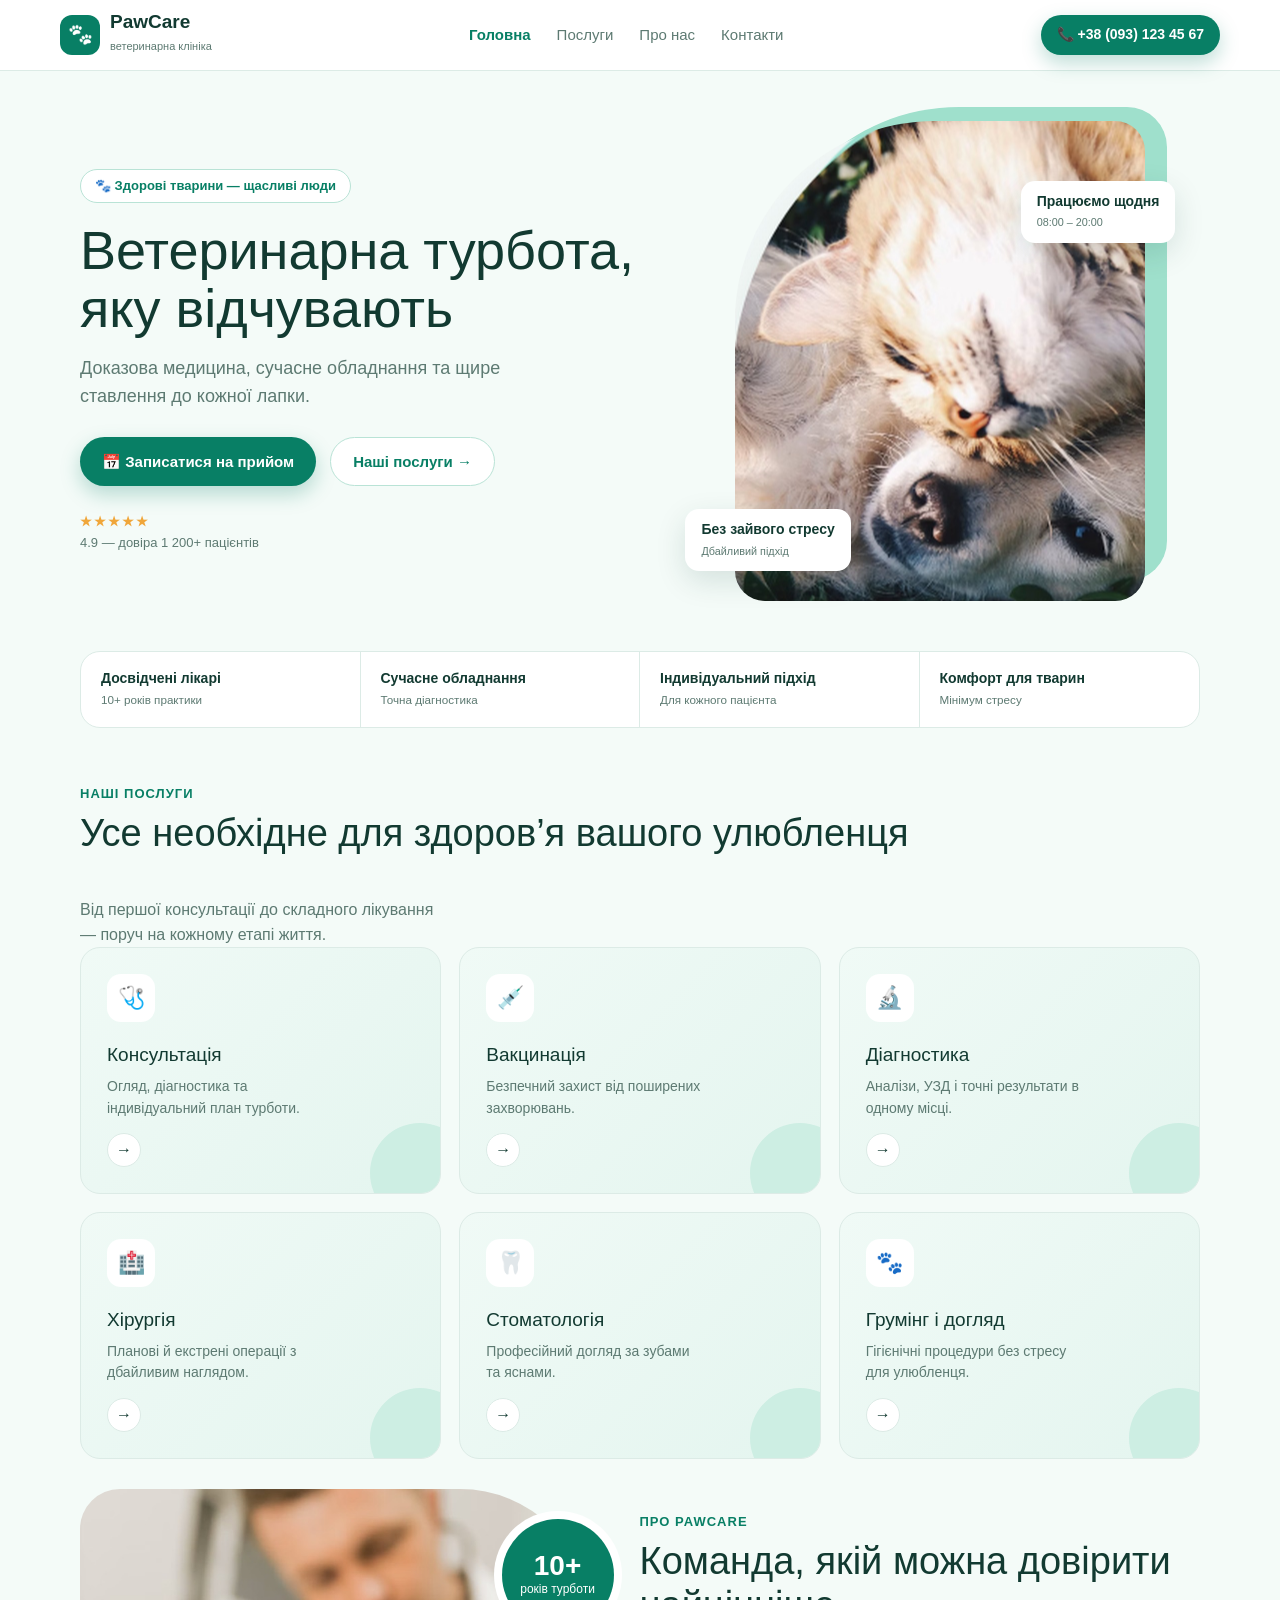
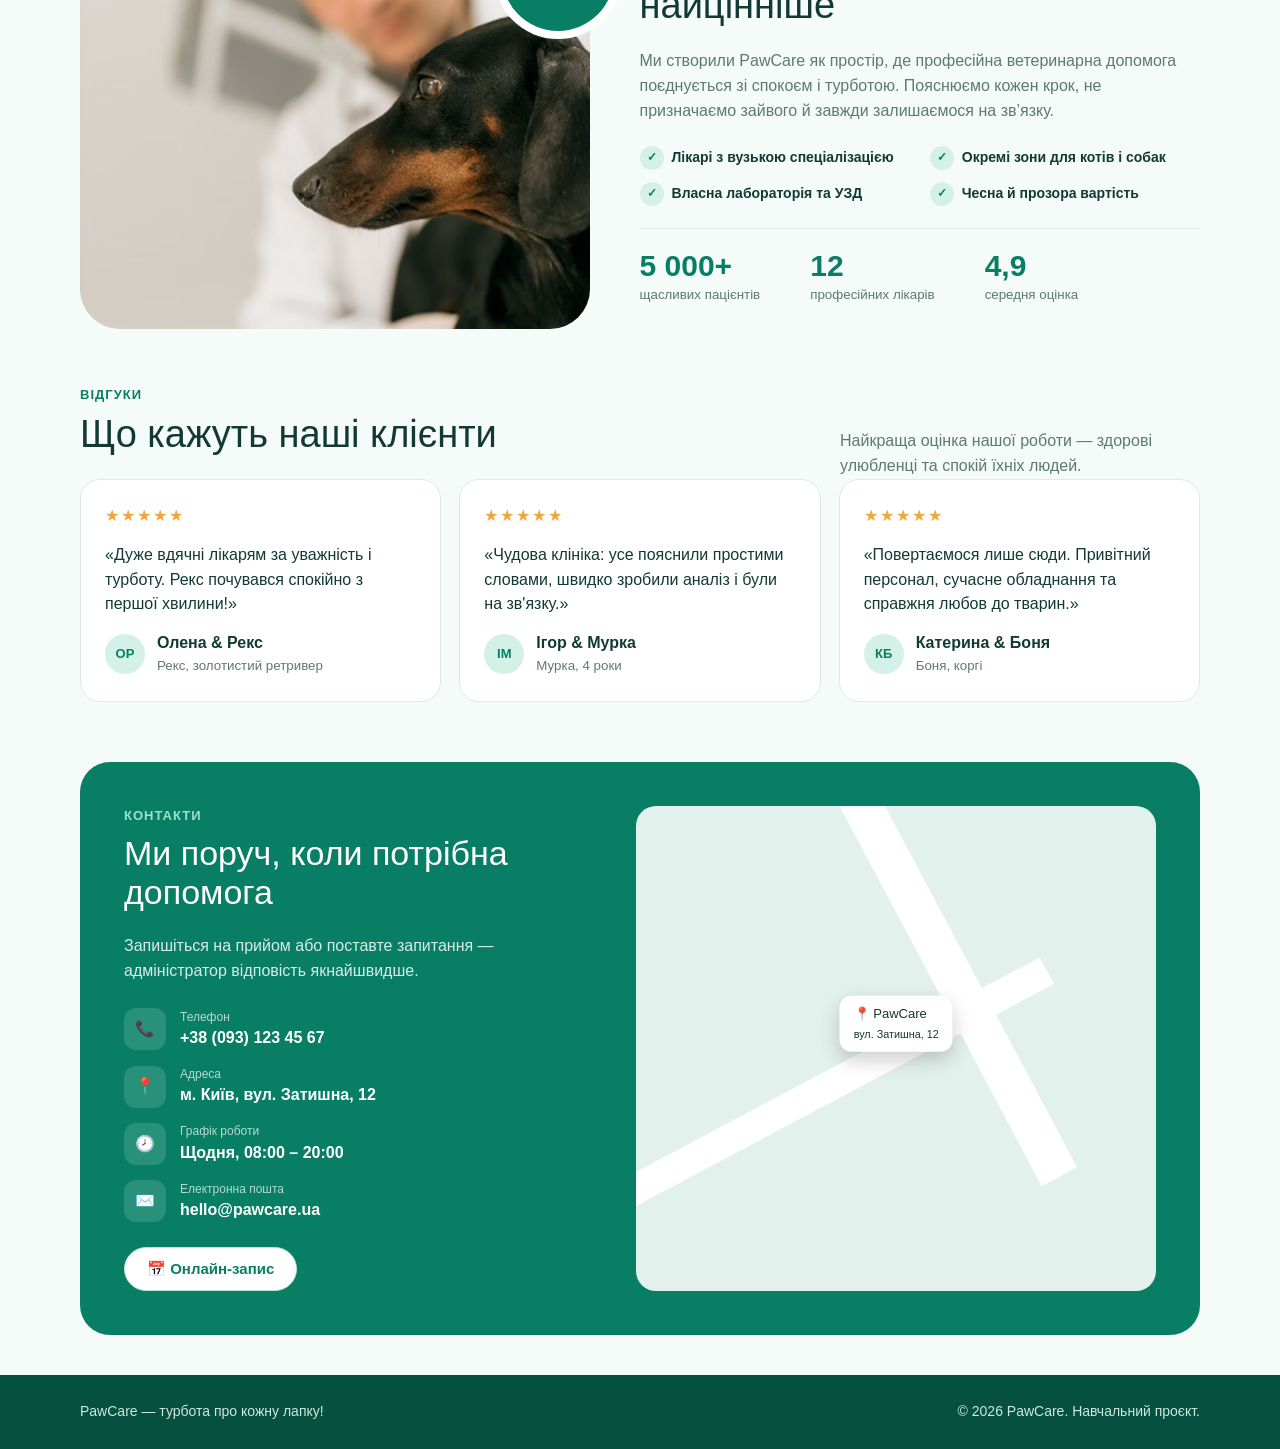
<file: index.html>
<!DOCTYPE html>
<html lang="uk">
<head>
<meta charset="UTF-8">
<meta name="viewport" content="width=device-width, initial-scale=1">
<title>Головна — PawCare</title>
<link rel="stylesheet" href="style.css">
</head>
<body>
<header><div class="wrap top">
  <a class="logo" href="index.html"><i><span>🐾</span></i><div><b>PawCare</b><small>ветеринарна клініка</small></div></a>
  <nav><a href="index.html" class=on>Головна</a><a href="services.html">Послуги</a><a href="about.html">Про нас</a><a href="contacts.html">Контакти</a></nav>
  <a class="btn small" href="tel:+380931234567">📞 +38 (093) 123 45 67</a>
</div></header>
<main class="wrap">
<section class="hero">
  <div>
    <span class="pill">🐾 Здорові тварини — щасливі люди</span>
    <h1>Ветеринарна турбота, яку відчувають</h1>
    <p>Доказова медицина, сучасне обладнання та щире ставлення до кожної лапки.</p>
    <div class="btns"><button class="btn" data-book>📅 Записатися на прийом</button><a class="btn light" href="services.html">Наші послуги →</a></div>
    <div class="rating"><b>★★★★★</b><br>4.9 — довіра 1 200+ пацієнтів</div>
  </div>
  <div class="photo">
    <img src="images/hero.jpg" alt="Кіт і собака">
    <div class="float a"><b>Працюємо щодня</b><small>08:00 – 20:00</small></div>
    <div class="float b"><b>Без зайвого стресу</b><small>Дбайливий підхід</small></div>
  </div>
</section>
<section class="perks">
  <div><b>Досвідчені лікарі</b><small>10+ років практики</small></div>
  <div><b>Сучасне обладнання</b><small>Точна діагностика</small></div>
  <div><b>Індивідуальний підхід</b><small>Для кожного пацієнта</small></div>
  <div><b>Комфорт для тварин</b><small>Мінімум стресу</small></div>
</section>
<div class="eyebrow">Наші послуги</div>
<div class="head"><h2>Усе необхідне для здоров’я вашого улюбленця</h2><p>Від першої консультації до складного лікування — поруч на кожному етапі життя.</p></div>
<section class="cats" id="catCards"></section>
<section class="about">
  <div class="pic"><img src="images/about.jpg" alt="Лікар з собакою"><div class="badge"><span><b>10+</b>років турботи</span></div></div>
  <div>
    <div class="eyebrow" style="margin:0">Про PawCare</div>
    <h2>Команда, якій можна довірити найцінніше</h2>
    <p style="color:var(--muted)">Ми створили PawCare як простір, де професійна ветеринарна допомога поєднується зі спокоєм і турботою. Пояснюємо кожен крок, не призначаємо зайвого й завжди залишаємося на зв’язку.</p>
    <div class="checks"><span>Лікарі з вузькою спеціалізацією</span><span>Окремі зони для котів і собак</span><span>Власна лабораторія та УЗД</span><span>Чесна й прозора вартість</span></div>
    <div class="stats"><div><b data-count="5000" data-plus="+">0</b><small>щасливих пацієнтів</small></div><div><b data-count="12">0</b><small>професійних лікарів</small></div><div><b data-count="4.9">0</b><small>середня оцінка</small></div></div>
  </div>
</section>
<div class="eyebrow">Відгуки</div>
<div class="head"><h2>Що кажуть наші клієнти</h2><p>Найкраща оцінка нашої роботи — здорові улюбленці та спокій їхніх людей.</p></div>
<section class="revs" id="revGrid"></section>
<section class="contact">
  <div>
    <div class="eyebrow" style="color:#9fe0cc;margin:0">Контакти</div>
    <h2>Ми поруч, коли потрібна допомога</h2>
    <p>Запишіться на прийом або поставте запитання — адміністратор відповість якнайшвидше.</p>
    <div class="info">
      <div><i>📞</i><span><small>Телефон</small><b>+38 (093) 123 45 67</b></span></div>
      <div><i>📍</i><span><small>Адреса</small><b>м. Київ, вул. Затишна, 12</b></span></div>
      <div><i>🕗</i><span><small>Графік роботи</small><b>Щодня, 08:00 – 20:00</b></span></div>
      <div><i>✉️</i><span><small>Електронна пошта</small><b>hello@pawcare.ua</b></span></div>
    </div>
    <button class="btn light" data-book>📅 Онлайн-запис</button>
  </div>
  <div class="map"><div class="pin">📍 PawCare<br><small>вул. Затишна, 12</small></div></div>
</section>
</main>
<footer><div class="wrap"><span>PawCare — турбота про кожну лапку!</span><span>© 2026 PawCare. Навчальний проєкт.</span></div></footer>
<script src="data.js"></script>
<script src="script.js"></script>
</body>
</html>
</file>
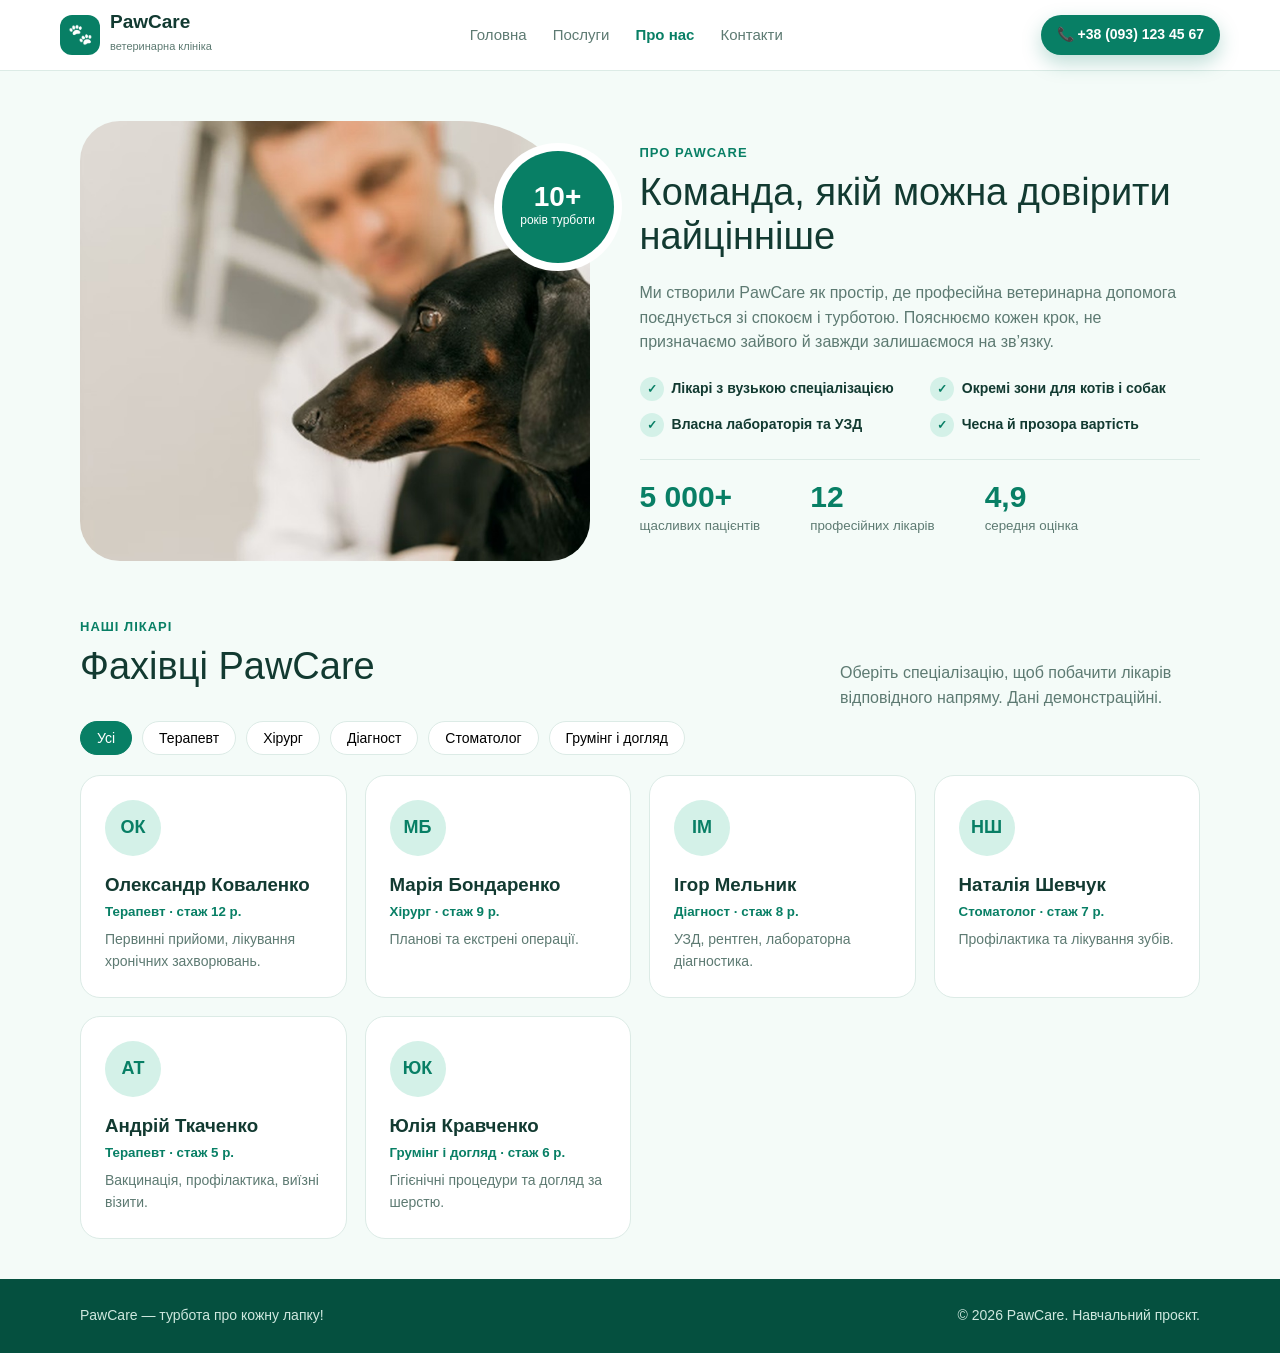
<file: about.html>
<!DOCTYPE html>
<html lang="uk">
<head>
<meta charset="UTF-8">
<meta name="viewport" content="width=device-width, initial-scale=1">
<title>Про нас — PawCare</title>
<link rel="stylesheet" href="style.css">
</head>
<body>
<header><div class="wrap top">
  <a class="logo" href="index.html"><i><span>🐾</span></i><div><b>PawCare</b><small>ветеринарна клініка</small></div></a>
  <nav><a href="index.html">Головна</a><a href="services.html">Послуги</a><a href="about.html" class=on>Про нас</a><a href="contacts.html">Контакти</a></nav>
  <a class="btn small" href="tel:+380931234567">📞 +38 (093) 123 45 67</a>
</div></header>
<main class="wrap">
<section class="about" style="margin-top:50px">
  <div class="pic"><img src="images/about.jpg" alt="Лікар з собакою"><div class="badge"><span><b>10+</b>років турботи</span></div></div>
  <div>
    <div class="eyebrow" style="margin:0">Про PawCare</div>
    <h2>Команда, якій можна довірити найцінніше</h2>
    <p style="color:var(--muted)">Ми створили PawCare як простір, де професійна ветеринарна допомога поєднується зі спокоєм і турботою. Пояснюємо кожен крок, не призначаємо зайвого й завжди залишаємося на зв’язку.</p>
    <div class="checks"><span>Лікарі з вузькою спеціалізацією</span><span>Окремі зони для котів і собак</span><span>Власна лабораторія та УЗД</span><span>Чесна й прозора вартість</span></div>
    <div class="stats"><div><b data-count="5000" data-plus="+">0</b><small>щасливих пацієнтів</small></div><div><b data-count="12">0</b><small>професійних лікарів</small></div><div><b data-count="4.9">0</b><small>середня оцінка</small></div></div>
  </div>
</section>
<div class="eyebrow">Наші лікарі</div>
<div class="head"><h2>Фахівці PawCare</h2><p>Оберіть спеціалізацію, щоб побачити лікарів відповідного напряму. Дані демонстраційні.</p></div>
<div class="bar" id="docChips"></div>
<section class="docs" id="docGrid"></section>
</main>
<footer><div class="wrap"><span>PawCare — турбота про кожну лапку!</span><span>© 2026 PawCare. Навчальний проєкт.</span></div></footer>
<script src="data.js"></script>
<script src="script.js"></script>
</body>
</html>
</file>
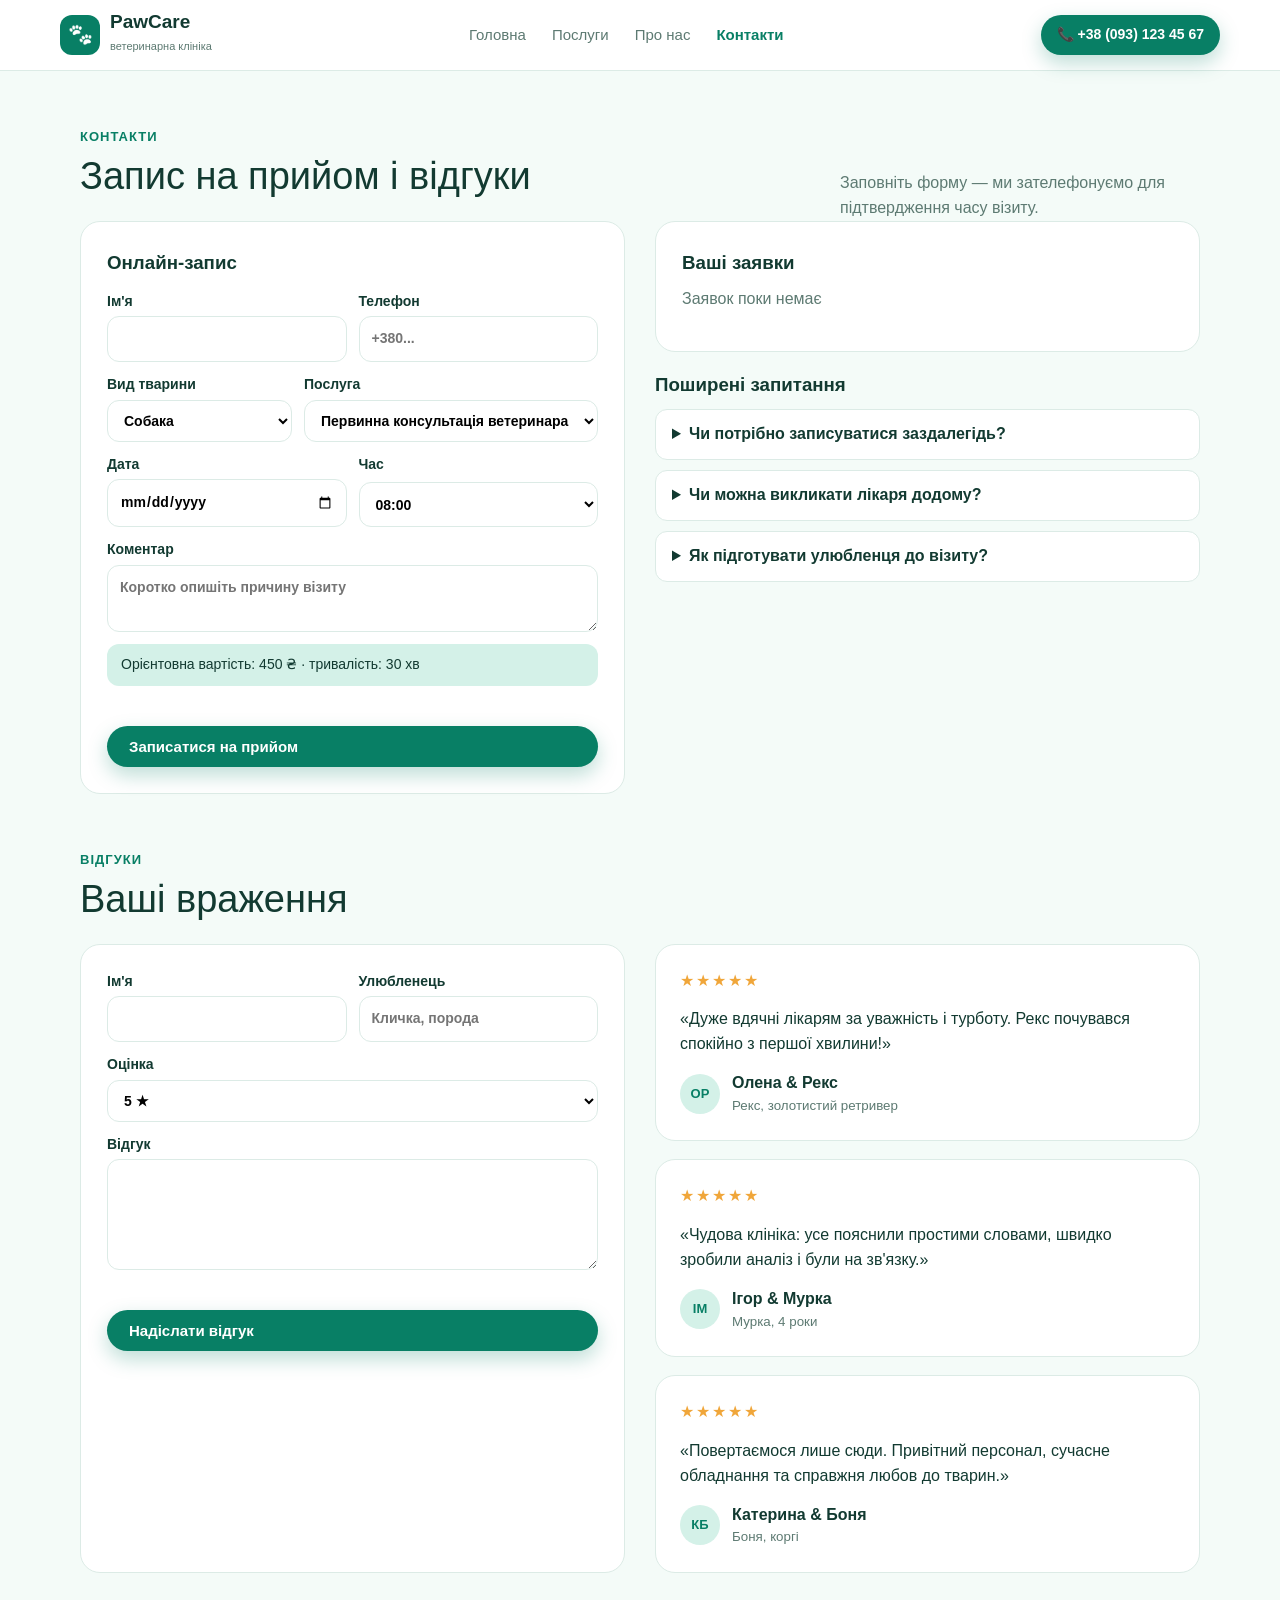
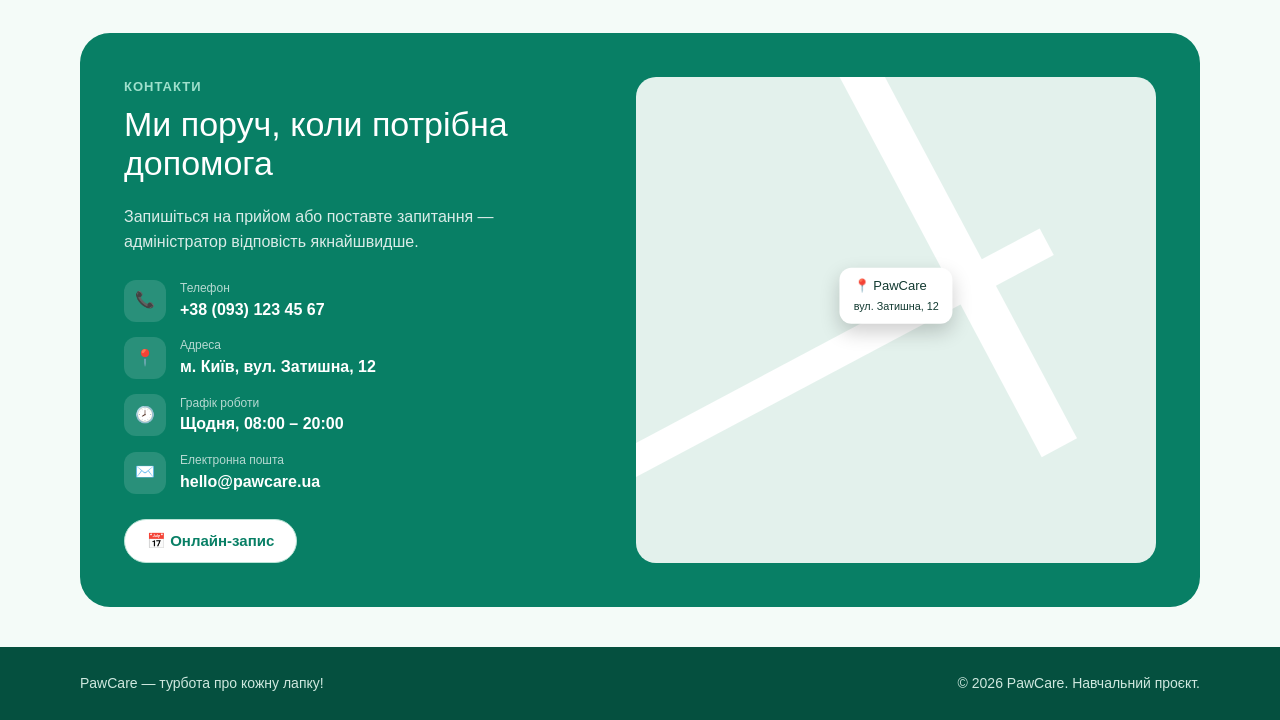
<file: contacts.html>
<!DOCTYPE html>
<html lang="uk">
<head>
<meta charset="UTF-8">
<meta name="viewport" content="width=device-width, initial-scale=1">
<title>Контакти — PawCare</title>
<link rel="stylesheet" href="style.css">
</head>
<body>
<header><div class="wrap top">
  <a class="logo" href="index.html"><i><span>🐾</span></i><div><b>PawCare</b><small>ветеринарна клініка</small></div></a>
  <nav><a href="index.html">Головна</a><a href="services.html">Послуги</a><a href="about.html">Про нас</a><a href="contacts.html" class=on>Контакти</a></nav>
  <a class="btn small" href="tel:+380931234567">📞 +38 (093) 123 45 67</a>
</div></header>
<main class="wrap">
<div class="eyebrow">Контакти</div>
<div class="head"><h2>Запис на прийом і відгуки</h2><p>Заповніть форму — ми зателефонуємо для підтвердження часу візиту.</p></div>
<section class="two">
  <div class="box"><h3 style="margin-bottom:14px">Онлайн-запис</h3><div id="bookInline"></div></div>
  <div>
    <div class="box" style="margin-bottom:18px"><h3 style="margin-bottom:10px">Ваші заявки</h3><div class="list" id="myList"></div></div>
    <h3 style="margin-bottom:10px">Поширені запитання</h3>
    <details><summary>Чи потрібно записуватися заздалегідь?</summary><p>Так, запис дозволяє уникнути черги, але в екстрених випадках ми приймаємо без запису.</p></details>
    <details><summary>Чи можна викликати лікаря додому?</summary><p>Так, послуга «Виклик лікаря додому» доступна щодня з 08:00 до 20:00.</p></details>
    <details><summary>Як підготувати улюбленця до візиту?</summary><p>Візьміть ветеринарний паспорт і, якщо є, попередні результати аналізів.</p></details>
  </div>
</section>
<div class="eyebrow">Відгуки</div>
<h2>Ваші враження</h2>
<section class="two">
  <div class="box"><form class="f" id="reviewForm" novalidate>
    <div class="row"><label>Ім'я<input name="name"></label><label>Улюбленець<input name="pet" placeholder="Кличка, порода"></label></div>
    <label>Оцінка<select name="rate"><option value="5">5 ★</option><option value="4">4 ★</option><option value="3">3 ★</option></select></label>
    <label>Відгук<textarea name="text" rows="4"></textarea></label>
    <div class="err" id="revErr"></div><button class="btn">Надіслати відгук</button></form></div>
  <div class="revs" id="revGrid" style="grid-template-columns:1fr"></div>
</section>
<section class="contact">
  <div>
    <div class="eyebrow" style="color:#9fe0cc;margin:0">Контакти</div>
    <h2>Ми поруч, коли потрібна допомога</h2>
    <p>Запишіться на прийом або поставте запитання — адміністратор відповість якнайшвидше.</p>
    <div class="info">
      <div><i>📞</i><span><small>Телефон</small><b>+38 (093) 123 45 67</b></span></div>
      <div><i>📍</i><span><small>Адреса</small><b>м. Київ, вул. Затишна, 12</b></span></div>
      <div><i>🕗</i><span><small>Графік роботи</small><b>Щодня, 08:00 – 20:00</b></span></div>
      <div><i>✉️</i><span><small>Електронна пошта</small><b>hello@pawcare.ua</b></span></div>
    </div>
    <button class="btn light" data-book>📅 Онлайн-запис</button>
  </div>
  <div class="map"><div class="pin">📍 PawCare<br><small>вул. Затишна, 12</small></div></div>
</section>
</main>
<footer><div class="wrap"><span>PawCare — турбота про кожну лапку!</span><span>© 2026 PawCare. Навчальний проєкт.</span></div></footer>
<script src="data.js"></script>
<script src="script.js"></script>
</body>
</html>
</file>
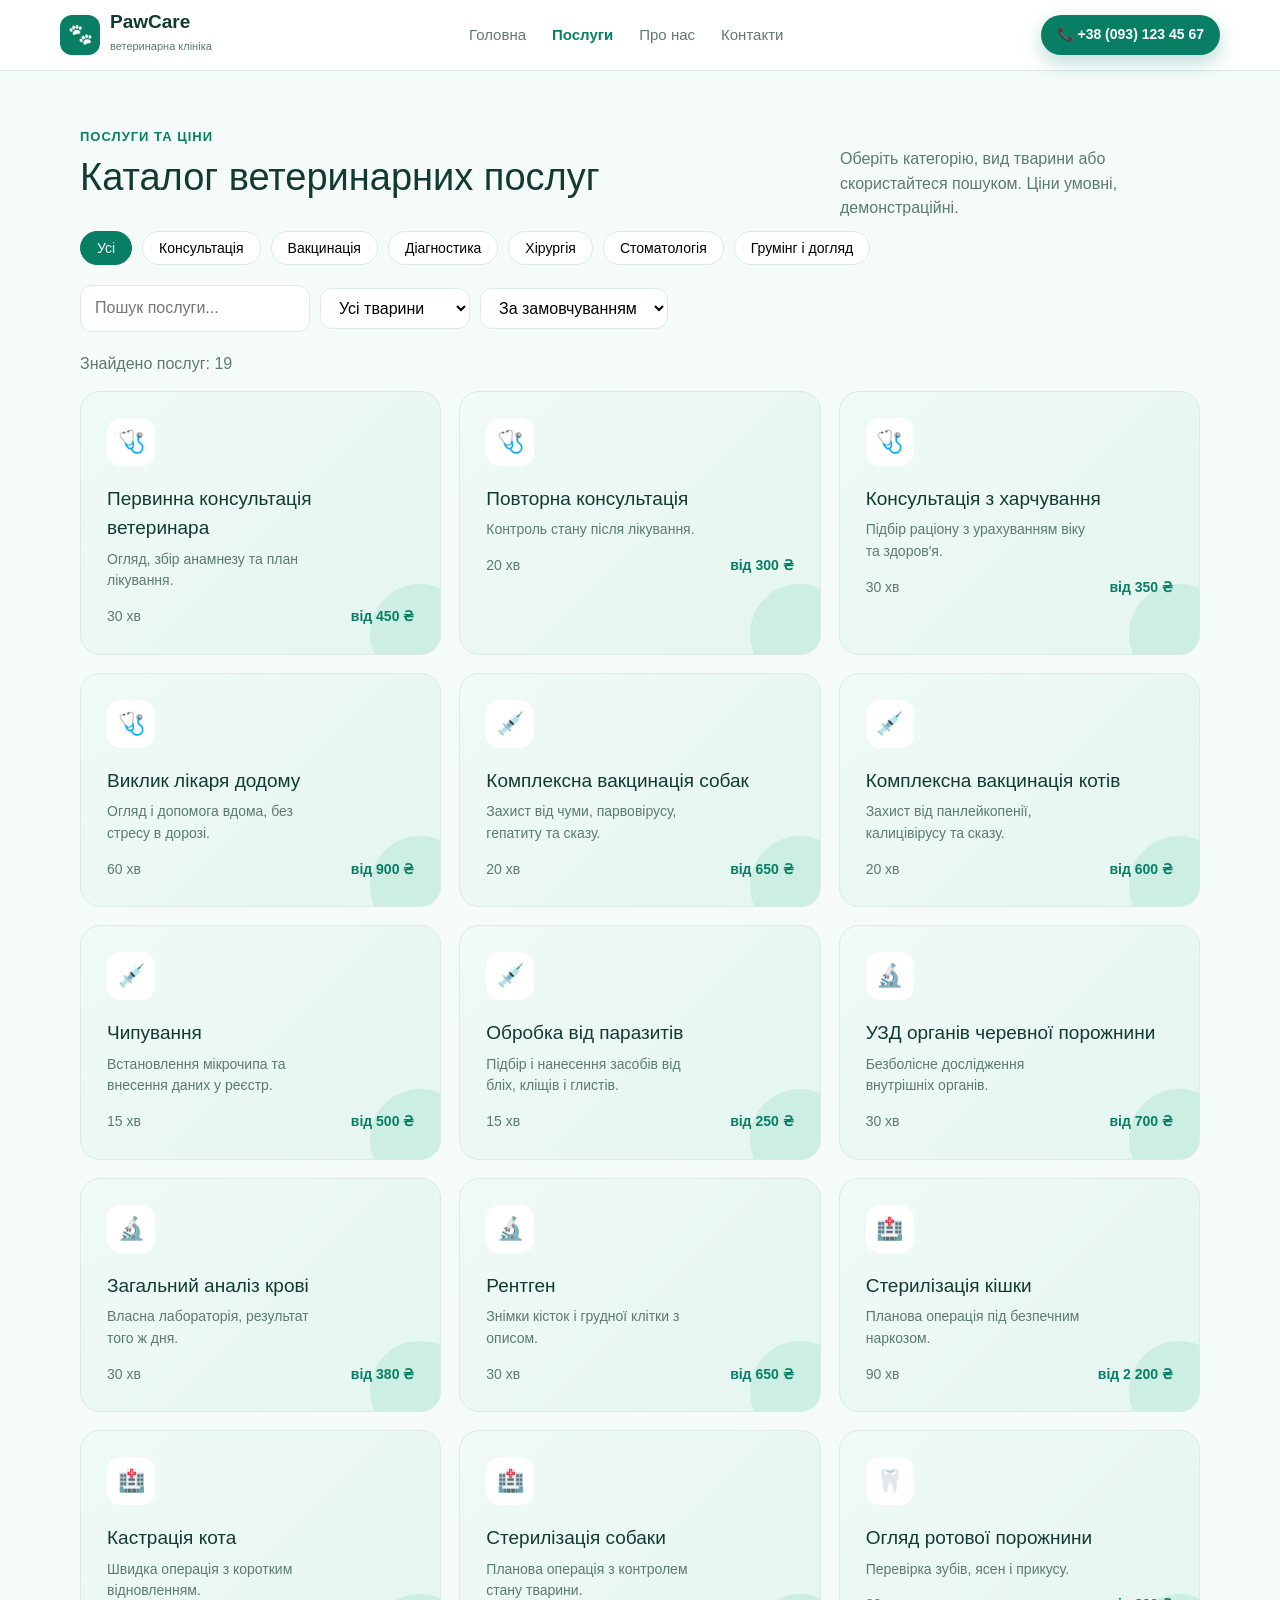
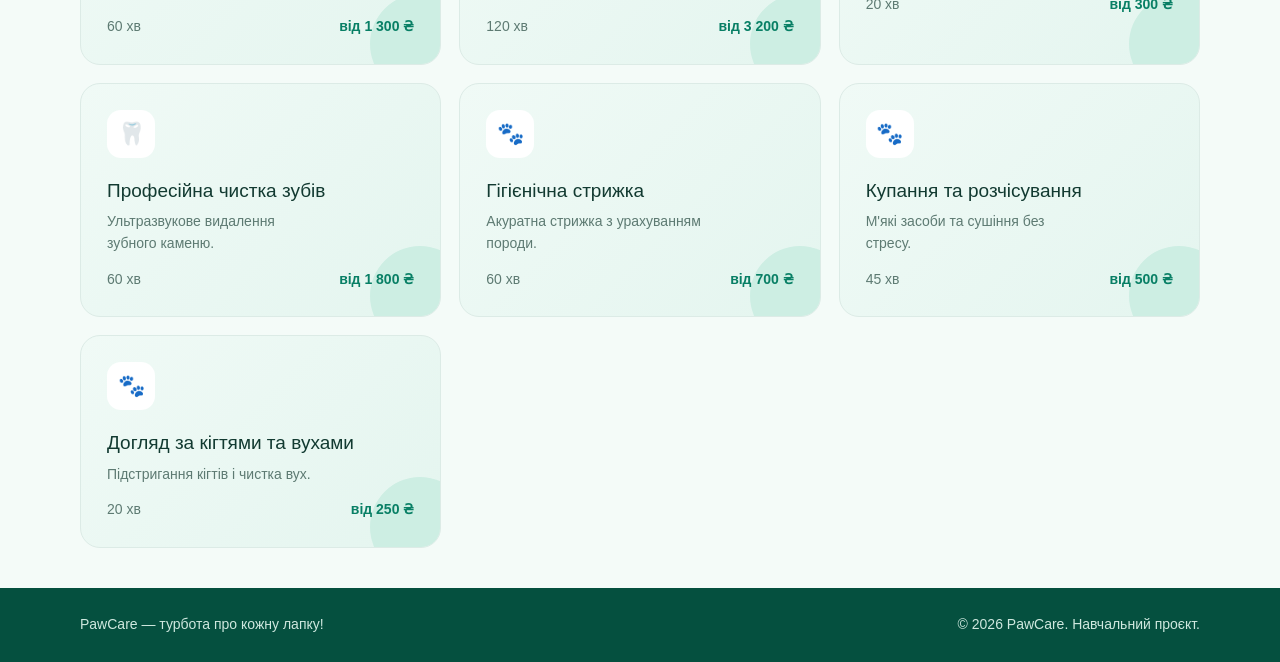
<file: services.html>
<!DOCTYPE html>
<html lang="uk">
<head>
<meta charset="UTF-8">
<meta name="viewport" content="width=device-width, initial-scale=1">
<title>Послуги — PawCare</title>
<link rel="stylesheet" href="style.css">
</head>
<body>
<header><div class="wrap top">
  <a class="logo" href="index.html"><i><span>🐾</span></i><div><b>PawCare</b><small>ветеринарна клініка</small></div></a>
  <nav><a href="index.html">Головна</a><a href="services.html" class=on>Послуги</a><a href="about.html">Про нас</a><a href="contacts.html">Контакти</a></nav>
  <a class="btn small" href="tel:+380931234567">📞 +38 (093) 123 45 67</a>
</div></header>
<main class="wrap">
<div class="eyebrow">Послуги та ціни</div>
<div class="head"><h2>Каталог ветеринарних послуг</h2><p>Оберіть категорію, вид тварини або скористайтеся пошуком. Ціни умовні, демонстраційні.</p></div>
<div class="bar" id="chips"></div>
<div class="bar"><input id="q" placeholder="Пошук послуги..."><select id="animal"></select>
  <select id="sort"><option value="">За замовчуванням</option><option value="asc">Ціна: від дешевих</option><option value="desc">Ціна: від дорогих</option><option value="name">За назвою</option></select></div>
<p class="found" id="found"></p>
<section class="svcs" id="svcGrid"></section>
</main>
<footer><div class="wrap"><span>PawCare — турбота про кожну лапку!</span><span>© 2026 PawCare. Навчальний проєкт.</span></div></footer>
<script src="data.js"></script>
<script src="script.js"></script>
</body>
</html>
</file>
<file: style.css>
:root {
  --green: #087f65;
  --green-d: #056450;
  --ink: #123a31;
  --muted: #5d7a72;
  --mint: #d4f1e8;
  --bg: #f4fbf8;
  --line: #dcebe6;
  --radius: 20px;
}
* { box-sizing: border-box; margin: 0; }
body { font-family: "Segoe UI", Roboto, Arial, sans-serif; background: var(--bg); color: var(--ink); line-height: 1.55; }
a { color: inherit; text-decoration: none; }
.wrap { max-width: 1160px; margin: 0 auto; padding: 0 20px; }

/* ---- Шапка ---- */
header { background: #fff; border-bottom: 1px solid var(--line); position: sticky; top: 0; z-index: 10; }
.top { display: flex; align-items: center; justify-content: space-between; gap: 20px; padding: 12px 0; flex-wrap: wrap; }
.logo { display: flex; align-items: center; gap: 10px; }
.logo i { width: 40px; height: 40px; border-radius: 12px; background: var(--green); display: grid; place-items: center; font-style: normal; font-size: 20px; }
.logo i span { filter: brightness(0) invert(1); }
.logo b { display: block; font-size: 19px; line-height: 1.1; }
.logo small { color: var(--muted); font-size: 11px; }
nav { display: flex; gap: 26px; font-size: 15px; flex-wrap: wrap; }
nav a { padding: 4px 0; color: var(--muted); }
nav a:hover, nav a.on { color: var(--green); font-weight: 600; }

/* ---- Кнопки ---- */
.btn { display: inline-flex; align-items: center; gap: 8px; background: var(--green); color: #fff; border: 0; border-radius: 999px;
       padding: 12px 22px; font-size: 15px; font-weight: 600; cursor: pointer; box-shadow: 0 8px 20px #087f6544; }
.btn:hover { background: var(--green-d); }
.btn.light { background: #fff; color: var(--green); border: 1px solid #b9e3d6; box-shadow: none; }
.btn.small { padding: 9px 16px; font-size: 14px; }

/* ---- Головний блок ---- */
.hero { display: grid; grid-template-columns: 1.1fr 1fr; gap: 30px; align-items: center; padding: 50px 0 30px; }
.pill { display: inline-block; border: 1px solid #b9e3d6; border-radius: 999px; padding: 6px 14px; font-size: 13px; font-weight: 600; color: var(--green); background: #fff; }
.hero h1 { font-size: 54px; line-height: 1.08; margin: 18px 0; font-weight: 500; }
.hero p { color: var(--muted); font-size: 18px; max-width: 460px; margin-bottom: 26px; }
.btns { display: flex; gap: 14px; flex-wrap: wrap; }
.rating { margin-top: 26px; font-size: 13px; color: var(--muted); }
.rating b { color: #f0a63a; letter-spacing: 2px; }
.photo { position: relative; justify-self: center; width: min(100%, 410px); }
.photo::before { content: ""; position: absolute; inset: -14px -22px 20px 24px; background: #9fe0cc; border-radius: 200px 40px 40px 40px; z-index: 0; }
.photo img { position: relative; width: 100%; height: 480px; object-fit: cover; border-radius: 200px 30px 30px 30px; display: block; }
.float { position: absolute; background: #fff; border-radius: 14px; padding: 10px 16px; box-shadow: 0 10px 30px #0a3d3122; font-size: 13px; z-index: 2; }
.float b { display: block; font-size: 14px; }
.float small { color: var(--muted); }
.float.a { right: -30px; top: 60px; }
.float.b { left: -50px; bottom: 30px; }

/* ---- Переваги ---- */
.perks { display: grid; grid-template-columns: repeat(4, 1fr); background: #fff; border: 1px solid var(--line); border-radius: var(--radius); margin: 20px 0; }
.perks div { padding: 16px 20px; border-right: 1px solid var(--line); font-size: 14px; }
.perks div:last-child { border: 0; }
.perks b { display: block; }
.perks small { color: var(--muted); }

/* ---- Секції ---- */
.eyebrow { color: var(--green); font-weight: 700; font-size: 13px; letter-spacing: 1px; text-transform: uppercase; margin-top: 56px; }
h2 { font-size: 38px; line-height: 1.15; font-weight: 500; margin: 8px 0 22px; }
.head { display: flex; justify-content: space-between; align-items: end; gap: 20px; flex-wrap: wrap; }
.head p { color: var(--muted); max-width: 360px; }

.cats { display: grid; grid-template-columns: repeat(3, 1fr); gap: 18px; }
.cat, .svc { background: linear-gradient(135deg, #f0faf6, #e4f5ef); border: 1px solid var(--line); border-radius: var(--radius);
             padding: 26px; position: relative; overflow: hidden; cursor: pointer; transition: transform .15s; }
.cat:hover, .svc:hover { transform: translateY(-3px); }
.cat::after, .svc::after { content: ""; position: absolute; right: -30px; bottom: -30px; width: 100px; height: 100px; border-radius: 50%; background: #cdeee3; }
.ico { width: 48px; height: 48px; background: #fff; border-radius: 14px; display: grid; place-items: center; font-size: 22px; margin-bottom: 18px; }
.cat h3, .svc h3 { font-size: 19px; font-weight: 500; margin-bottom: 6px; }
.cat p, .svc p { color: var(--muted); font-size: 14px; max-width: 220px; position: relative; z-index: 1; }
.arrow { margin-top: 14px; width: 34px; height: 34px; border-radius: 50%; border: 1px solid var(--line); background: #fff; display: grid; place-items: center; position: relative; z-index: 1; }
.meta { display: flex; justify-content: space-between; margin-top: 14px; font-size: 14px; color: var(--muted); position: relative; z-index: 1; }
.meta b { color: var(--green); }
.svcs { display: grid; grid-template-columns: repeat(auto-fill, minmax(280px, 1fr)); gap: 18px; }

/* ---- Про нас ---- */
.about { display: grid; grid-template-columns: 1fr 1.1fr; gap: 50px; align-items: center; margin-top: 30px; }
.about .pic { position: relative; }
.about img { width: 100%; height: 440px; object-fit: cover; border-radius: 40px 130px 40px 40px; display: block; }
.badge { position: absolute; right: -24px; top: 30px; width: 112px; height: 112px; background: var(--green); color: #fff; border-radius: 50%; display: grid; place-items: center; text-align: center; font-size: 12px; box-shadow: 0 0 0 8px #fff; }
.badge b { font-size: 28px; display: block; line-height: 1; }
.checks { display: grid; grid-template-columns: 1fr 1fr; gap: 12px 20px; margin: 22px 0; font-weight: 600; font-size: 14px; }
.checks span::before { content: "✓"; display: inline-grid; place-items: center; width: 24px; height: 24px; border-radius: 50%; background: var(--mint); color: var(--green); margin-right: 8px; font-size: 12px; }
.stats { display: flex; gap: 50px; border-top: 1px solid var(--line); padding-top: 20px; }
.stats b { font-size: 30px; color: var(--green); display: block; line-height: 1.1; }
.stats small { color: var(--muted); }

/* ---- Лікарі ---- */
.docs { display: grid; grid-template-columns: repeat(auto-fill, minmax(250px, 1fr)); gap: 18px; }
.doc { background: #fff; border: 1px solid var(--line); border-radius: var(--radius); padding: 24px; }
.avatar { width: 56px; height: 56px; border-radius: 50%; background: var(--mint); color: var(--green); display: grid; place-items: center; font-weight: 700; font-size: 18px; margin-bottom: 14px; }
.doc small { color: var(--green); font-weight: 600; }
.doc p { color: var(--muted); font-size: 14px; margin-top: 6px; }

/* ---- Відгуки ---- */
.revs { display: grid; grid-template-columns: repeat(auto-fill, minmax(300px, 1fr)); gap: 18px; }
.rev { background: #fff; border: 1px solid var(--line); border-radius: var(--radius); padding: 24px; display: flex; flex-direction: column; gap: 14px; }
.stars { color: #f0a63a; letter-spacing: 2px; }
.who { display: flex; align-items: center; gap: 12px; margin-top: auto; }
.who .avatar { width: 40px; height: 40px; font-size: 13px; margin: 0; }
.who small { color: var(--muted); display: block; }

/* ---- Фільтри ---- */
.bar { display: flex; gap: 10px; flex-wrap: wrap; align-items: center; margin: 10px 0 20px; }
.chip { border: 1px solid var(--line); background: #fff; border-radius: 999px; padding: 8px 16px; cursor: pointer; font-size: 14px; }
.chip.on { background: var(--green); color: #fff; border-color: var(--green); }
.bar input, .bar select { padding: 10px 14px; border: 1px solid var(--line); border-radius: 12px; font: inherit; background: #fff; }
.found { color: var(--muted); margin-bottom: 14px; }

/* ---- Контакти ---- */
.contact { background: var(--green); color: #fff; border-radius: 30px; padding: 44px; display: grid; grid-template-columns: 1fr 1.1fr; gap: 40px; margin-top: 60px; }
.contact h2 { color: #fff; font-size: 34px; }
.contact p { opacity: .85; }
.info { display: grid; gap: 14px; margin: 24px 0; }
.info div { display: flex; gap: 14px; align-items: center; }
.info i { width: 42px; height: 42px; border-radius: 12px; background: #ffffff22; display: grid; place-items: center; font-style: normal; flex: none; }
.info small { display: block; opacity: .7; font-size: 12px; }
.map { background: #e3f1ec; border-radius: 20px; min-height: 260px; position: relative; overflow: hidden; }
.map::before, .map::after { content: ""; position: absolute; background: #fff; transform: rotate(-28deg); }
.map::before { width: 40px; height: 500px; left: 55%; top: -100px; }
.map::after { width: 500px; height: 30px; left: -60px; top: 55%; }
.pin { position: absolute; left: 50%; top: 45%; transform: translate(-50%, -50%); background: #fff; color: var(--ink); border-radius: 12px; padding: 8px 14px; font-size: 13px; z-index: 2; box-shadow: 0 8px 20px #0003; }
footer { background: #05503f; color: #cfe8df; margin-top: 40px; padding: 26px 0; font-size: 14px; }
footer .wrap { display: flex; justify-content: space-between; gap: 20px; flex-wrap: wrap; }
.two { display: grid; grid-template-columns: 1fr 1fr; gap: 30px; }

/* ---- Форми ---- */
form.f { display: grid; gap: 12px; }
.f label { font-size: 14px; font-weight: 600; display: grid; gap: 4px; }
.f input, .f select, .f textarea { padding: 11px 12px; border: 1px solid var(--line); border-radius: 12px; font: inherit; background: #fff; }
.f .row { display: grid; grid-template-columns: 1fr 1fr; gap: 12px; }
.err { color: #b3261e; font-size: 13px; min-height: 16px; font-weight: 400; }
.ok { background: var(--mint); border-radius: 12px; padding: 14px; font-size: 14px; }
.estimate { background: var(--mint); border-radius: 12px; padding: 10px 14px; font-size: 14px; }
.box { background: #fff; border: 1px solid var(--line); border-radius: var(--radius); padding: 26px; }
.list .item { border-bottom: 1px solid var(--line); padding: 10px 0; font-size: 14px; display: flex; justify-content: space-between; gap: 10px; }
.list button { border: 0; background: none; color: #b3261e; cursor: pointer; font-size: 13px; }
details { background: #fff; border: 1px solid var(--line); border-radius: 12px; padding: 12px 16px; margin-bottom: 10px; }
summary { cursor: pointer; font-weight: 600; }
details p { color: var(--muted); margin-top: 8px; font-size: 14px; }

/* ---- Модальні вікна (по центру екрана) ---- */
dialog { border: 0; border-radius: 24px; padding: 28px; width: 92%; max-width: 520px; max-height: 92vh; overflow: auto; margin: auto; box-shadow: 0 30px 80px #0005; }
dialog::backdrop { background: #04302799; }
dialog h3 { margin-bottom: 10px; font-size: 22px; font-weight: 600; }
dialog ul { margin: 10px 0 16px 20px; color: var(--muted); font-size: 14px; }
.spec { width: 100%; border-collapse: collapse; font-size: 14px; margin: 10px 0 18px; }
.spec th { text-align: left; font-weight: 500; color: var(--muted); padding: 7px 10px 7px 0; width: 40%; border-bottom: 1px solid var(--line); }
.spec td { padding: 7px 0; border-bottom: 1px solid var(--line); }
.dlg-btns { display: flex; gap: 10px; flex-wrap: wrap; }

@media (max-width: 860px) {
  .hero, .about, .contact, .two { grid-template-columns: 1fr; }
  .hero h1 { font-size: 38px; }
  .cats { grid-template-columns: 1fr 1fr; }
  .perks { grid-template-columns: 1fr 1fr; }
  .photo img { height: 380px; }
  .float.a { right: 0; }
  .float.b { left: 0; }
  .contact { padding: 26px; }
  .stats { gap: 24px; }
}
@media (max-width: 560px) { .cats { grid-template-columns: 1fr; } h2 { font-size: 30px; } .f .row { grid-template-columns: 1fr; } }
</file>
